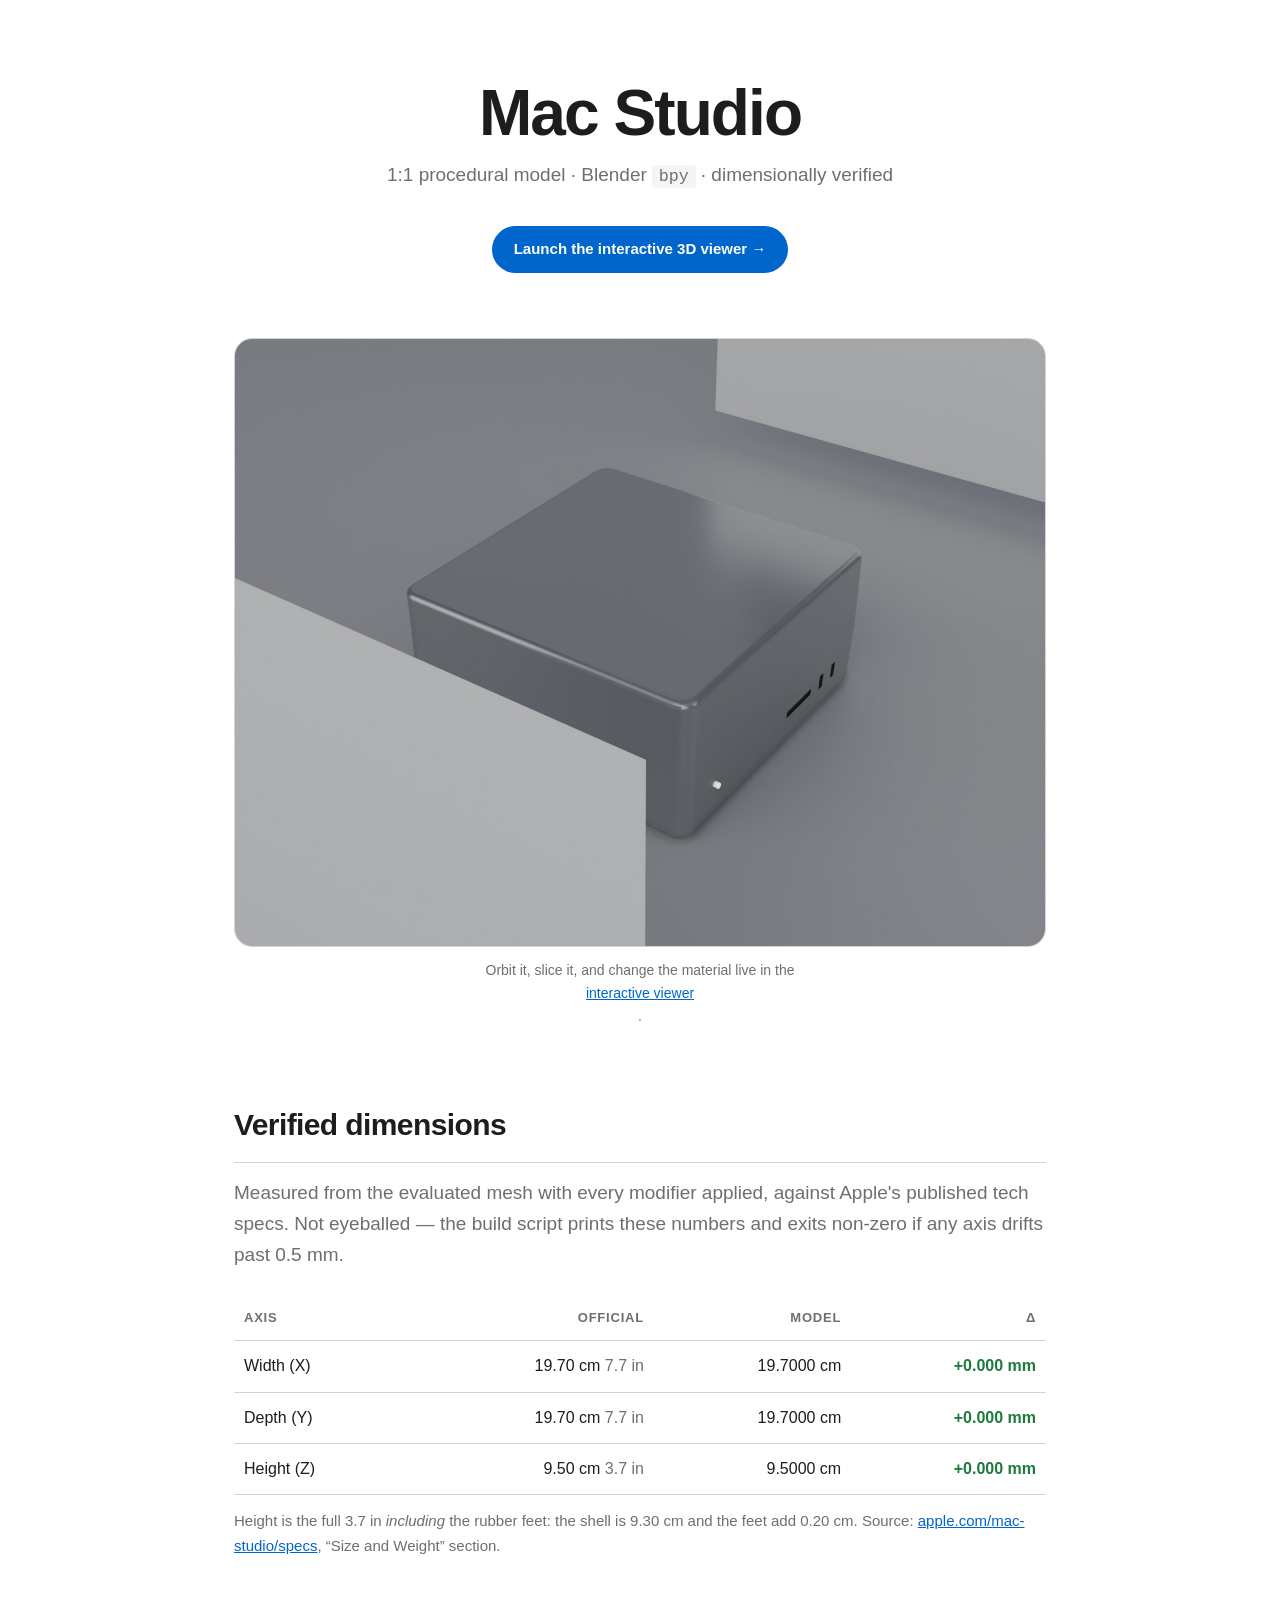
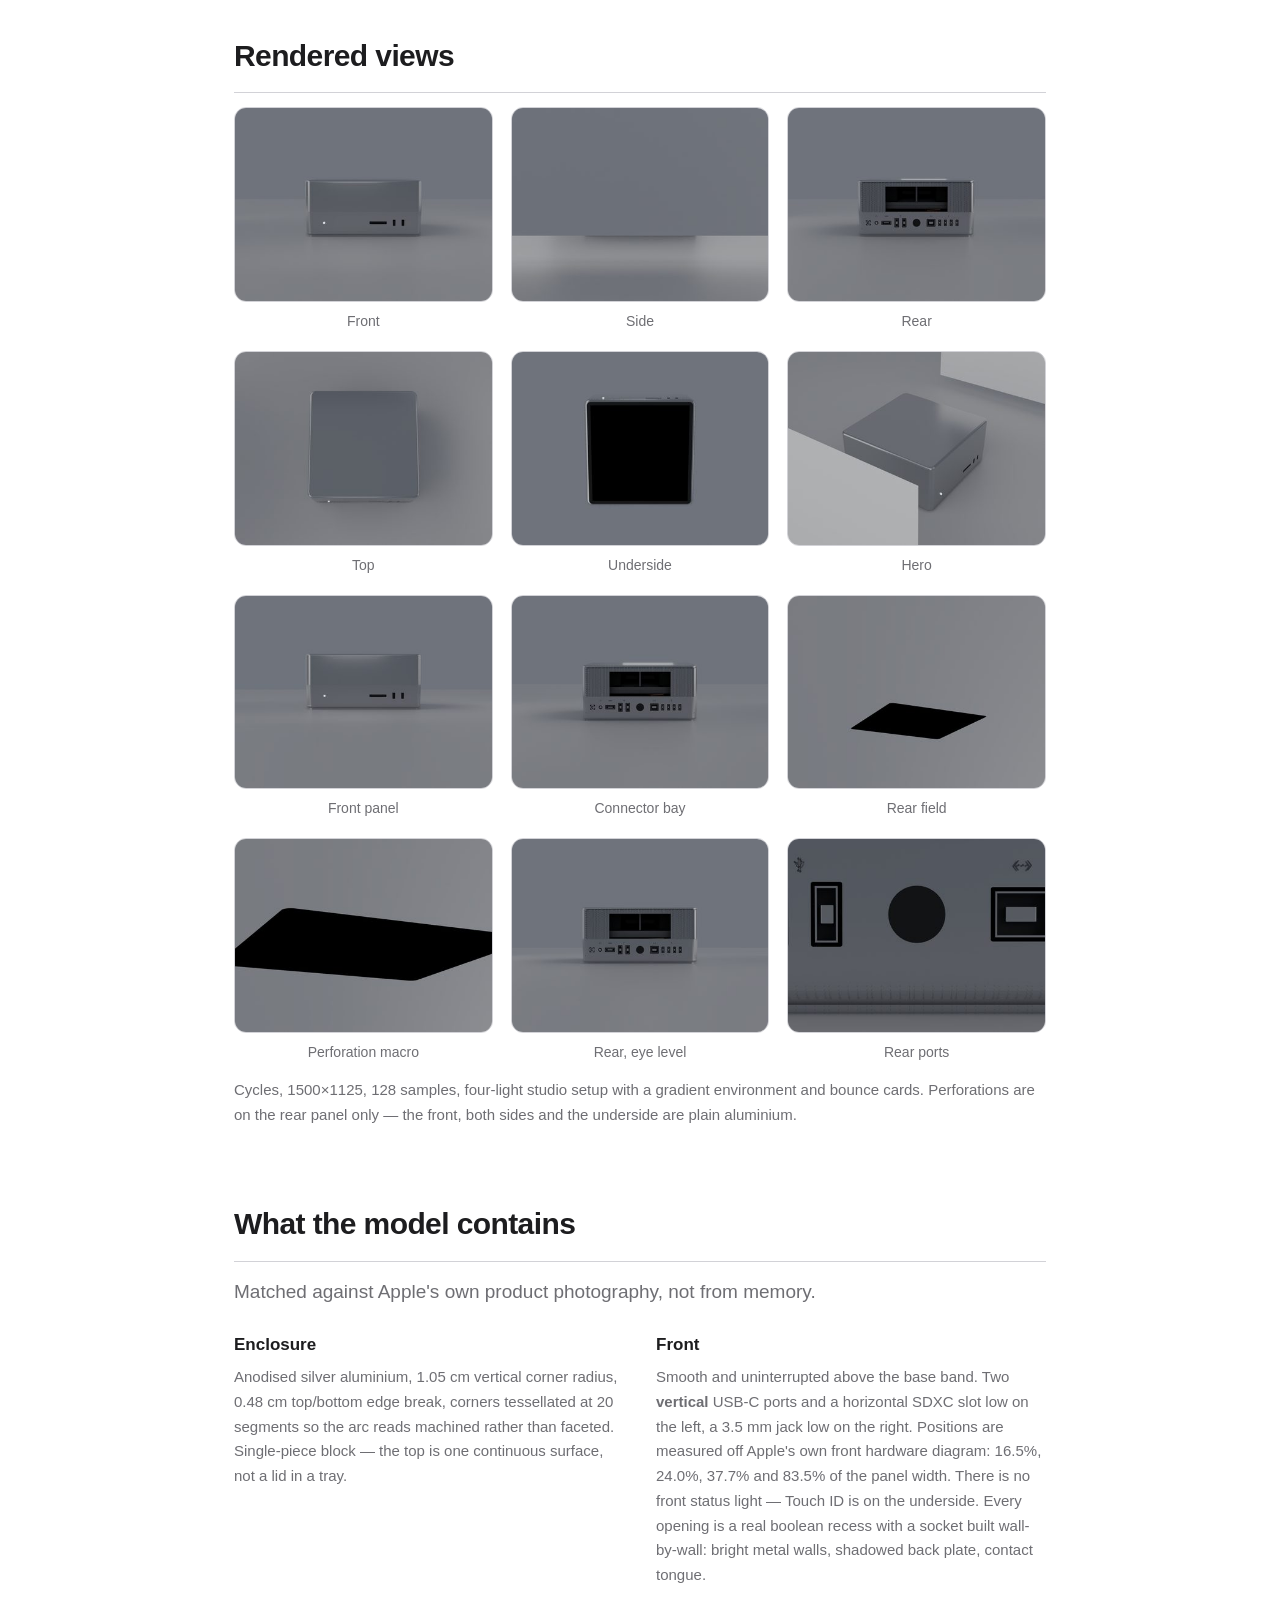
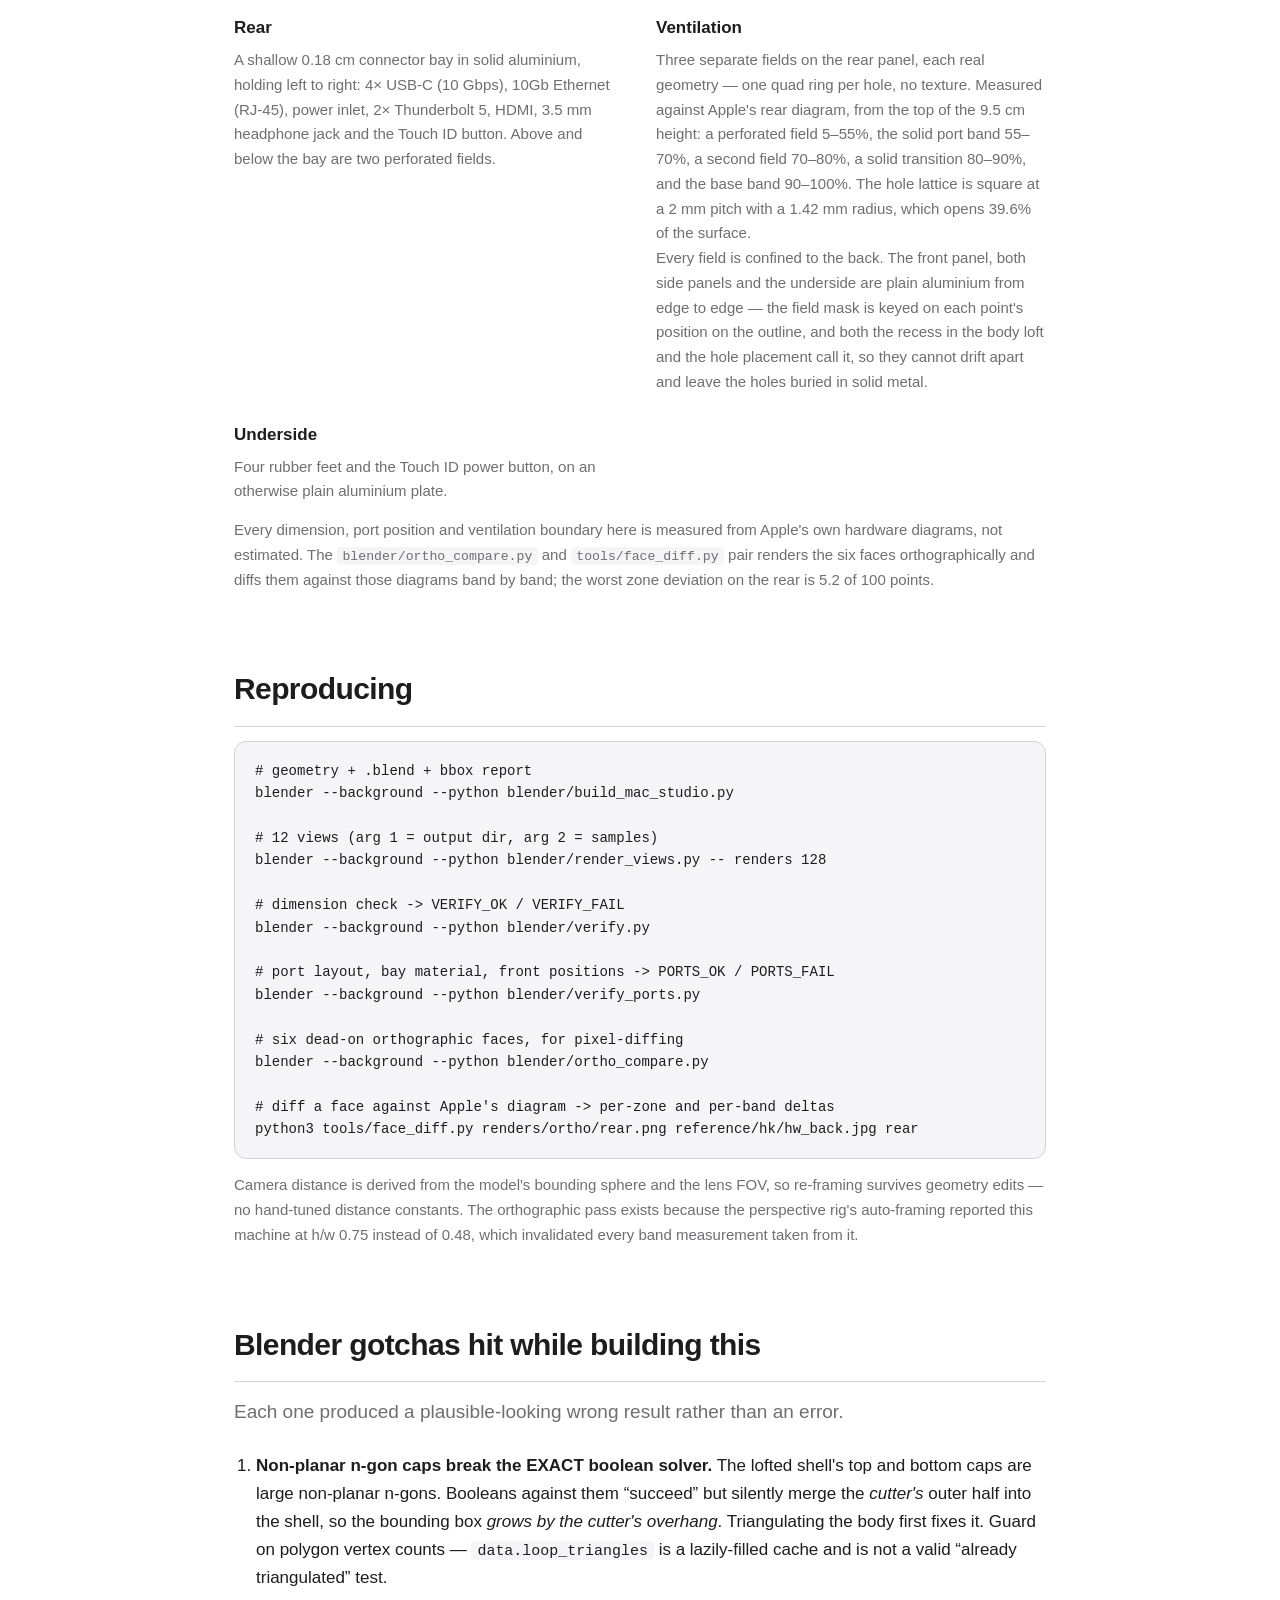
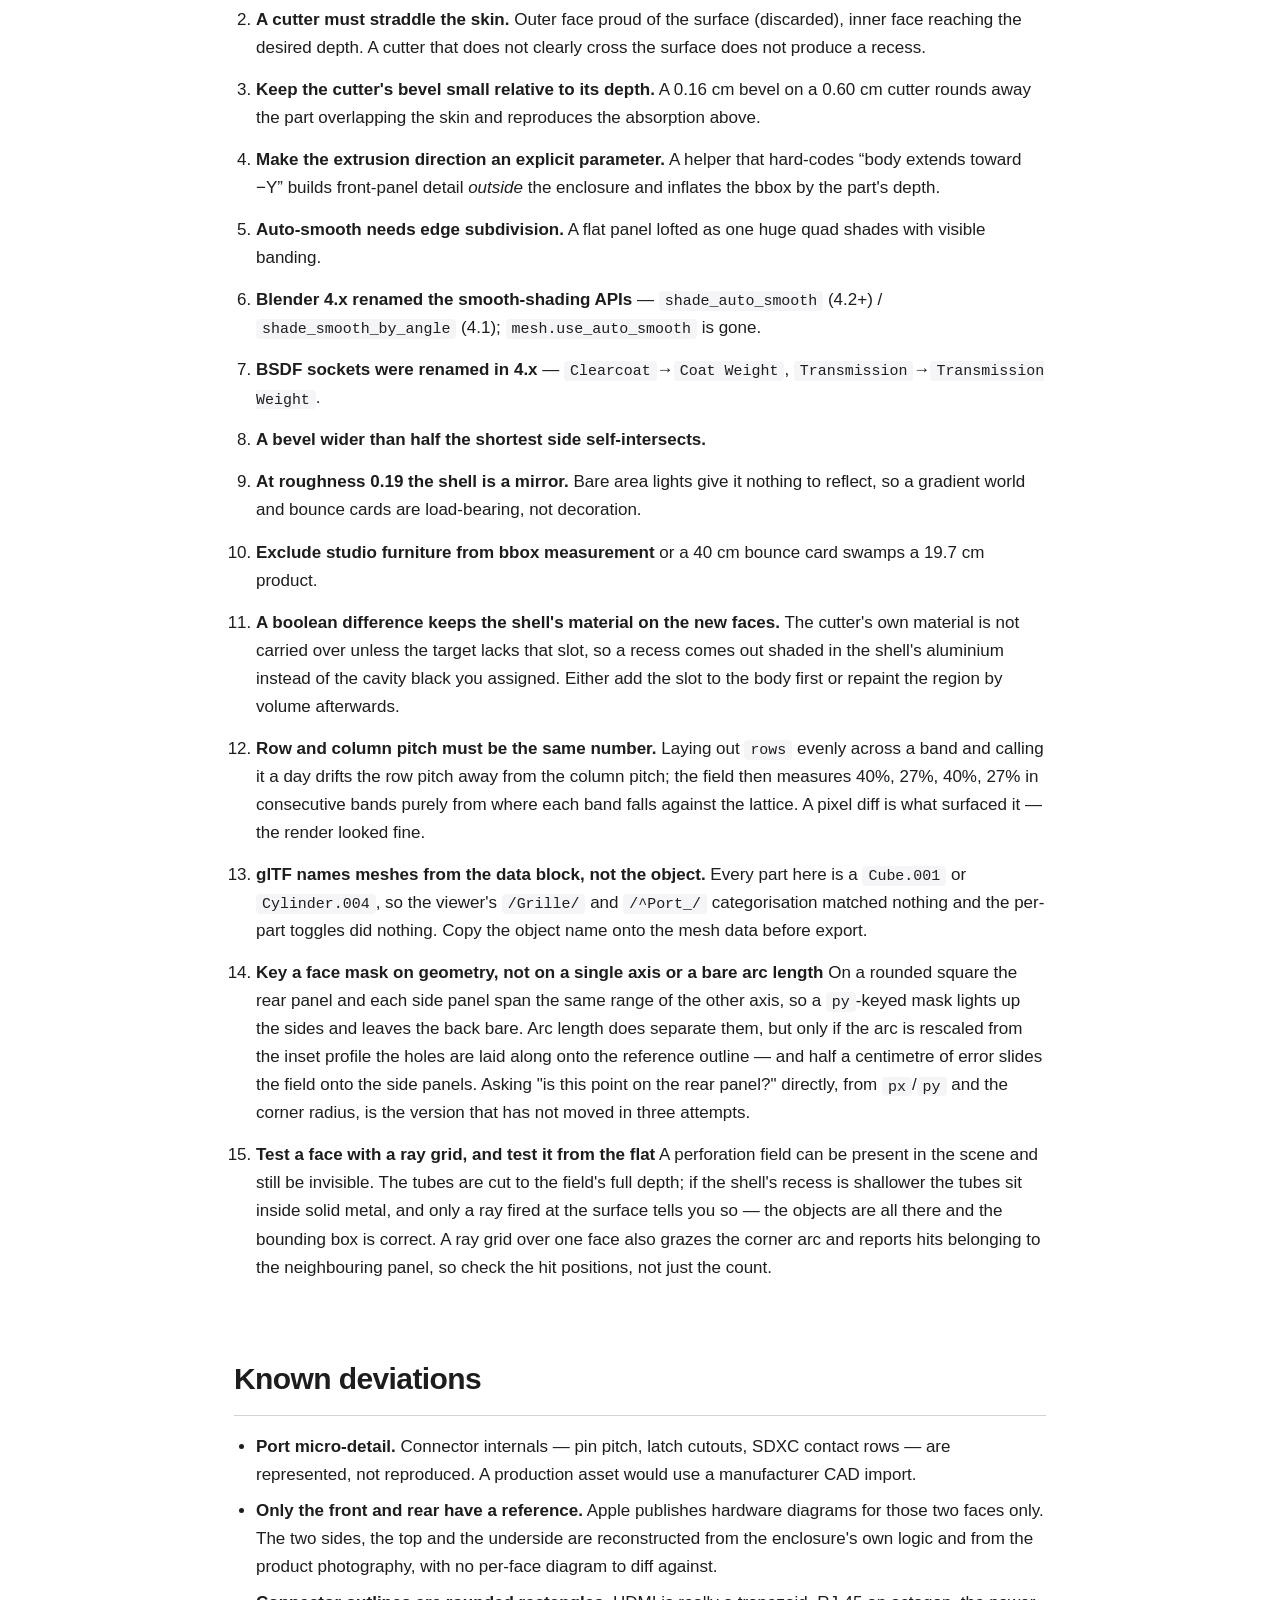
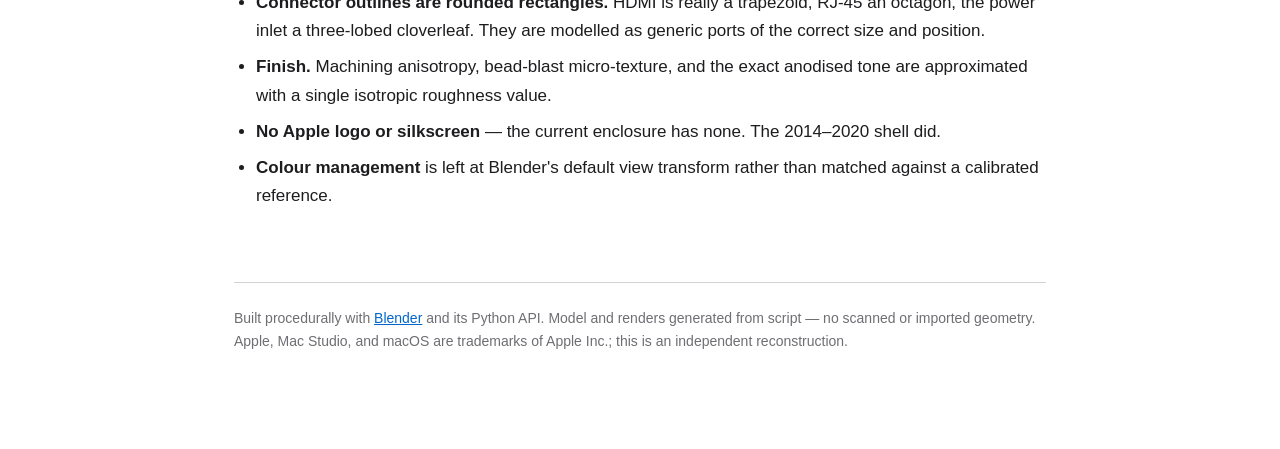
<file: docs/index.html>
<!DOCTYPE html>
<html lang="zh-CN">
<head>
<meta charset="utf-8">
<meta name="viewport" content="width=device-width, initial-scale=1">
<title>Mac Studio — 1:1 Blender Model</title>
<meta name="description" content="Dimensionally exact procedural model of the aluminium Mac Studio, built with Blender's Python API and verified to ±0.000 mm against Apple's published specs.">
<link rel="stylesheet" href="style.css">
</head>
<body>

<header>
  <h1>Mac&nbsp;Studio</h1>
  <p class="sub">1:1 procedural model · Blender <code>bpy</code> · dimensionally verified</p>
  <p><a class="cta" href="viewer.html">Launch the interactive 3D viewer &rarr;</a></p>
  </header>

  <figure class="hero">
  <img src="images/04_hero.jpg" alt="Mac Studio model, three-quarter hero view" width="1600" height="1200">
  <figcaption>Orbit it, slice it, and change the material live in the
  <a href="viewer.html">interactive viewer</a>.</figcaption>
  </figure>

<section>
  <h2>Verified dimensions</h2>
  <p class="lede">
    Measured from the evaluated mesh with every modifier applied, against
    Apple's published tech specs. Not eyeballed — the build script prints these
    numbers and exits non-zero if any axis drifts past 0.5&nbsp;mm.
  </p>
  <table>
    <thead>
      <tr><th>Axis</th><th>Official</th><th>Model</th><th>Δ</th></tr>
    </thead>
    <tbody>
      <tr><td>Width (X)</td><td>19.70 cm <span class="dim">7.7 in</span></td><td>19.7000 cm</td><td class="ok">+0.000 mm</td></tr>
      <tr><td>Depth (Y)</td><td>19.70 cm <span class="dim">7.7 in</span></td><td>19.7000 cm</td><td class="ok">+0.000 mm</td></tr>
      <tr><td>Height (Z)</td><td>9.50 cm <span class="dim">3.7 in</span></td><td>9.5000 cm</td><td class="ok">+0.000 mm</td></tr>
    </tbody>
  </table>
  <p class="note">
    Height is the full 3.7&nbsp;in <em>including</em> the rubber feet: the shell is
    9.30&nbsp;cm and the feet add 0.20&nbsp;cm.
    Source: <a href="https://www.apple.com/mac-studio/specs/">apple.com/mac-studio/specs</a>,
    “Size and Weight” section.
  </p>
</section>

<section>
  <h2>Rendered views</h2>
  <div class="grid">
    <figure><a href="images/01_front.jpg"><img src="thumbs/01_front.jpg" alt="Front elevation" loading="lazy"></a><figcaption>Front</figcaption></figure>
    <figure><a href="images/02_side.jpg"><img src="thumbs/02_side.jpg" alt="Side profile" loading="lazy"></a><figcaption>Side</figcaption></figure>
    <figure><a href="images/03_rear.jpg"><img src="thumbs/03_rear.jpg" alt="Rear" loading="lazy"></a><figcaption>Rear</figcaption></figure>
    <figure><a href="images/05_top.jpg"><img src="thumbs/05_top.jpg" alt="Top-down" loading="lazy"></a><figcaption>Top</figcaption></figure>
    <figure><a href="images/06_bottom.jpg"><img src="thumbs/06_bottom.jpg" alt="Underside with feet and power button" loading="lazy"></a><figcaption>Underside</figcaption></figure>
    <figure><a href="images/04_hero.jpg"><img src="thumbs/04_hero.jpg" alt="Three-quarter hero" loading="lazy"></a><figcaption>Hero</figcaption></figure>
    <figure><a href="images/07_front_closeup.jpg"><img src="thumbs/07_front_closeup.jpg" alt="Front panel close-up" loading="lazy"></a><figcaption>Front panel</figcaption></figure>
    <figure><a href="images/08_rear_closeup.jpg"><img src="thumbs/08_rear_closeup.jpg" alt="Rear connector bay close-up" loading="lazy"></a><figcaption>Connector bay</figcaption></figure>
    <figure><a href="images/09_grille_band.jpg"><img src="thumbs/09_grille_band.jpg" alt="Rear perforated field, straight on" loading="lazy"></a><figcaption>Rear field</figcaption></figure>
    <figure><a href="images/10_grille_macro.jpg"><img src="thumbs/10_grille_macro.jpg" alt="Perforation lattice, macro" loading="lazy"></a><figcaption>Perforation macro</figcaption></figure>
    <figure><a href="images/12_rear_flat.jpg"><img src="thumbs/12_rear_flat.jpg" alt="Rear at eye level" loading="lazy"></a><figcaption>Rear, eye level</figcaption></figure>
    <figure><a href="images/21_rear_ports.jpg"><img src="thumbs/21_rear_ports.jpg" alt="Rear port row close-up" loading="lazy"></a><figcaption>Rear ports</figcaption></figure>
  </div>
  <p class="note">Cycles, 1500&times;1125, 128 samples, four-light studio setup with a gradient
  environment and bounce cards. Perforations are on the rear panel only — the front,
  both sides and the underside are plain aluminium.</p>
</section>

<section>
  <h2>What the model contains</h2>
  <p class="lede">Matched against Apple's own product photography, not from memory.</p>
  <div class="cols">
    <div>
      <h3>Enclosure</h3>
      <p>Anodised silver aluminium, 1.05&nbsp;cm vertical corner radius, 0.48&nbsp;cm
      top/bottom edge break, corners tessellated at 20 segments so the arc
      reads machined rather than faceted. Single-piece block — the top is one
      continuous surface, not a lid in a tray.</p>
    </div>
    <div>
      <h3>Front</h3>
      <p>Smooth and uninterrupted above the base band. Two <strong>vertical</strong>
      USB-C ports and a horizontal SDXC slot low on the left, a 3.5&nbsp;mm jack
      low on the right. Positions are measured off Apple's own front hardware
      diagram: 16.5%, 24.0%, 37.7% and 83.5% of the panel width. There is no
      front status light — Touch ID is on the underside. Every opening is a real
      boolean recess with a socket built wall-by-wall: bright metal walls,
      shadowed back plate, contact tongue.</p>
    </div>
    <div>
      <h3>Rear</h3>
      <p>A shallow 0.18&nbsp;cm connector bay in solid aluminium, holding left to
      right: 4&times; USB-C (10&nbsp;Gbps), 10Gb Ethernet (RJ-45), power inlet,
      2&times; Thunderbolt 5, HDMI, 3.5&nbsp;mm headphone jack and the Touch ID
      button. Above and below the bay are two perforated fields.</p>
    </div>
    <div>
      <h3>Ventilation</h3>
      <p>Three separate fields on the rear panel, each real geometry — one quad
      ring per hole, no texture. Measured against Apple's rear diagram, from the
      top of the 9.5&nbsp;cm height: a perforated field 5–55%, the solid port band
      55–70%, a second field 70–80%, a solid transition 80–90%, and the base band
      90–100%. The hole lattice is square at a 2&nbsp;mm pitch with a 1.42&nbsp;mm
      radius, which opens 39.6% of the surface.</p>
      <p>Every field is confined to the back. The front panel, both side panels
      and the underside are plain aluminium from edge to edge — the field mask is
      keyed on each point's position on the outline, and both the recess in the
      body loft and the hole placement call it, so they cannot drift apart and
      leave the holes buried in solid metal.</p>
    </div>
    <div>
      <h3>Underside</h3>
      <p>Four rubber feet and the Touch ID power button, on an otherwise plain
      aluminium plate.</p>
    </div>
  </div>
  <p class="note">Every dimension, port position and ventilation boundary here
  is measured from Apple's own hardware diagrams, not estimated. The
  <code>blender/ortho_compare.py</code> and <code>tools/face_diff.py</code> pair
  renders the six faces orthographically and diffs them against those
  diagrams band by band; the worst zone deviation on the rear is 5.2 of 100
  points.</p>
</section>

<section>
  <h2>Reproducing</h2>
<pre><code># geometry + .blend + bbox report
blender --background --python blender/build_mac_studio.py

# 12 views (arg 1 = output dir, arg 2 = samples)
blender --background --python blender/render_views.py -- renders 128

# dimension check -&gt; VERIFY_OK / VERIFY_FAIL
blender --background --python blender/verify.py

# port layout, bay material, front positions -&gt; PORTS_OK / PORTS_FAIL
blender --background --python blender/verify_ports.py

# six dead-on orthographic faces, for pixel-diffing
blender --background --python blender/ortho_compare.py

# diff a face against Apple's diagram -&gt; per-zone and per-band deltas
python3 tools/face_diff.py renders/ortho/rear.png reference/hk/hw_back.jpg rear</code></pre>
  <p class="note">
    Camera distance is derived from the model's bounding sphere and the lens FOV,
    so re-framing survives geometry edits — no hand-tuned distance constants. The
    orthographic pass exists because the perspective rig's auto-framing reported
    this machine at h/w 0.75 instead of 0.48, which invalidated every band
    measurement taken from it.
  </p>
</section>

<section>
  <h2>Blender gotchas hit while building this</h2>
  <p class="lede">Each one produced a plausible-looking wrong result rather than an error.</p>
  <ol class="gotchas">
    <li>
      <strong>Non-planar n-gon caps break the EXACT boolean solver.</strong>
      The lofted shell's top and bottom caps are large non-planar n-gons. Booleans
      against them “succeed” but silently merge the <em>cutter's</em> outer half
      into the shell, so the bounding box <em>grows by the cutter's overhang</em>.
      Triangulating the body first fixes it. Guard on polygon vertex counts —
      <code>data.loop_triangles</code> is a lazily-filled cache and is not a valid
      “already triangulated” test.
    </li>
    <li>
      <strong>A cutter must straddle the skin.</strong> Outer face proud of the
      surface (discarded), inner face reaching the desired depth. A cutter that
      does not clearly cross the surface does not produce a recess.
    </li>
    <li>
      <strong>Keep the cutter's bevel small relative to its depth.</strong>
      A 0.16&nbsp;cm bevel on a 0.60&nbsp;cm cutter rounds away the part
      overlapping the skin and reproduces the absorption above.
    </li>
    <li>
      <strong>Make the extrusion direction an explicit parameter.</strong> A
      helper that hard-codes “body extends toward −Y” builds front-panel detail
      <em>outside</em> the enclosure and inflates the bbox by the part's depth.
    </li>
    <li>
      <strong>Auto-smooth needs edge subdivision.</strong> A flat panel lofted
      as one huge quad shades with visible banding.
    </li>
    <li>
      <strong>Blender 4.x renamed the smooth-shading APIs</strong> —
      <code>shade_auto_smooth</code> (4.2+) / <code>shade_smooth_by_angle</code>
      (4.1); <code>mesh.use_auto_smooth</code> is gone.
    </li>
    <li>
      <strong>BSDF sockets were renamed in 4.x</strong> —
      <code>Clearcoat</code>→<code>Coat Weight</code>,
      <code>Transmission</code>→<code>Transmission Weight</code>.
    </li>
    <li>
      <strong>A bevel wider than half the shortest side self-intersects.</strong>
    </li>
    <li>
      <strong>At roughness 0.19 the shell is a mirror.</strong> Bare area lights
      give it nothing to reflect, so a gradient world and bounce cards are
      load-bearing, not decoration.
    </li>
    <li>
      <strong>Exclude studio furniture from bbox measurement</strong> or a 40&nbsp;cm
      bounce card swamps a 19.7&nbsp;cm product.
    </li>
    <li>
      <strong>A boolean difference keeps the shell's material on the new
      faces.</strong> The cutter's own material is not carried over unless the
      target lacks that slot, so a recess comes out shaded in the shell's
      aluminium instead of the cavity black you assigned. Either add the slot
      to the body first or repaint the region by volume afterwards.
    </li>
    <li>
      <strong>Row and column pitch must be the same number.</strong> Laying out
      <code>rows</code> evenly across a band and calling it a day drifts the row
      pitch away from the column pitch; the field then measures 40%, 27%, 40%,
      27% in consecutive bands purely from where each band falls against the
      lattice. A pixel diff is what surfaced it — the render looked fine.
    </li>
    <li>
      <strong>glTF names meshes from the data block, not the object.</strong>
      Every part here is a <code>Cube.001</code> or <code>Cylinder.004</code>,
      so the viewer's <code>/Grille/</code> and <code>/^Port_/</code>
      categorisation matched nothing and the per-part toggles did nothing. Copy
      the object name onto the mesh data before export.
    </li>
    <li>
      <strong>Key a face mask on geometry, not on a single axis or a bare arc
      length</strong> On a rounded square the rear panel and each side panel span
      the same range of the other axis, so a <code>py</code>-keyed mask lights up
      the sides and leaves the back bare. Arc length does separate them, but only
      if the arc is rescaled from the inset profile the holes are laid along onto
      the reference outline — and half a centimetre of error slides the field onto
      the side panels. Asking "is this point on the rear panel?" directly, from
      <code>px</code>/<code>py</code> and the corner radius, is the version that
      has not moved in three attempts.
    </li>
    <li>
      <strong>Test a face with a ray grid, and test it from the flat</strong> A
      perforation field can be present in the scene and still be invisible. The
      tubes are cut to the field's full depth; if the shell's recess is shallower
      the tubes sit inside solid metal, and only a ray fired at the surface tells
      you so — the objects are all there and the bounding box is correct. A ray
      grid over one face also grazes the corner arc and reports hits belonging to
      the neighbouring panel, so check the hit positions, not just the count.
    </li>
  </ol>
</section>

<section>
  <h2>Known deviations</h2>
  <ul>
    <li><strong>Port micro-detail.</strong> Connector internals — pin pitch, latch cutouts, SDXC contact rows — are represented, not reproduced. A production asset would use a manufacturer CAD import.</li>
    <li><strong>Only the front and rear have a reference.</strong> Apple publishes hardware diagrams for those two faces only. The two sides, the top and the underside are reconstructed from the enclosure's own logic and from the product photography, with no per-face diagram to diff against.</li>
    <li><strong>Connector outlines are rounded rectangles.</strong> HDMI is really a trapezoid, RJ-45 an octagon, the power inlet a three-lobed cloverleaf. They are modelled as generic ports of the correct size and position.</li>
    <li><strong>Finish.</strong> Machining anisotropy, bead-blast micro-texture, and the exact anodised tone are approximated with a single isotropic roughness value.</li>
    <li><strong>No Apple logo or silkscreen</strong> — the current enclosure has none. The 2014–2020 shell did.</li>
    <li><strong>Colour management</strong> is left at Blender's default view transform rather than matched against a calibrated reference.</li>
  </ul>
</section>

<footer>
  <p>Built procedurally with <a href="https://www.blender.org/">Blender</a> and its
  Python API. Model and renders generated from script — no scanned or imported
  geometry. Apple, Mac Studio, and macOS are trademarks of Apple Inc.; this is an
  independent reconstruction.</p>
</footer>

</body>
</html>
</file>
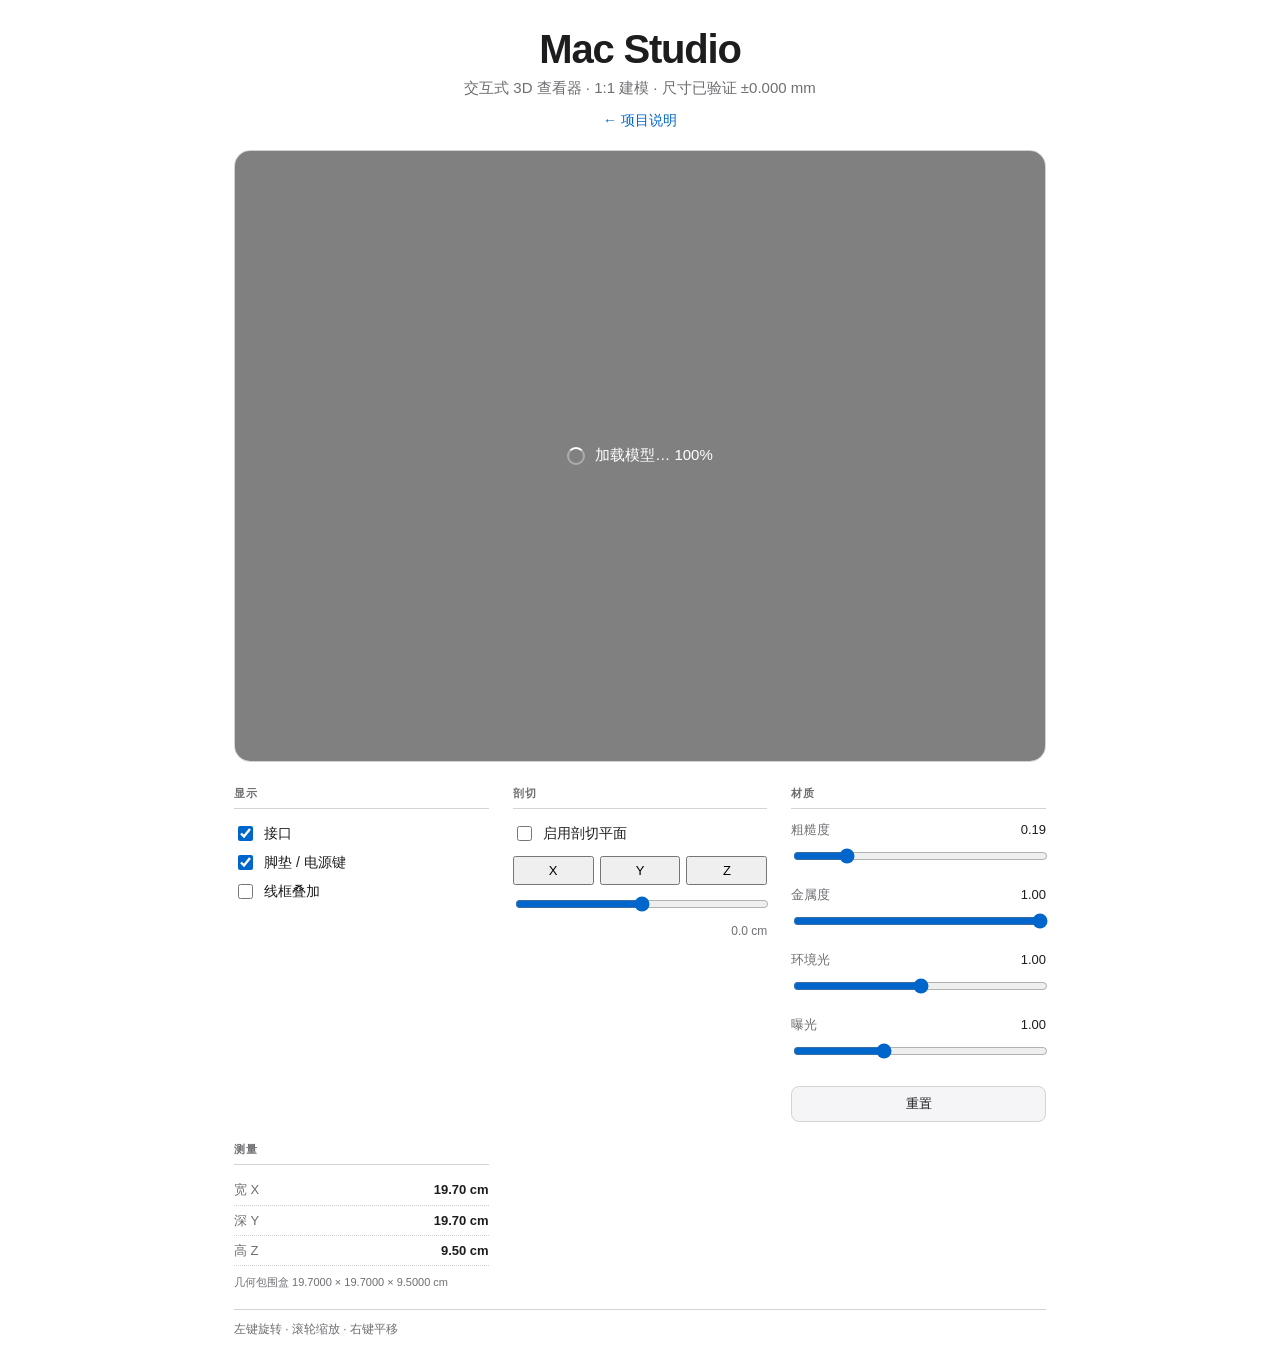
<file: docs/viewer.html>
<!DOCTYPE html>
<html lang="zh-CN">
<head>
<meta charset="utf-8">
<meta name="viewport" content="width=device-width, initial-scale=1">
<title>Mac Studio — 交互式 3D 查看器</title>
<link rel="stylesheet" href="style.css">
<link rel="stylesheet" href="viewer.css">
</head>
<body>

<header>
  <h1>Mac&nbsp;Studio</h1>
  <p class="sub">交互式 3D 查看器 · 1:1 建模 · 尺寸已验证 ±0.000&nbsp;mm</p>
  <!-- href="../" resolved to the site ROOT, which has no page on it, so the
       link 404'd. The sibling entry point is index.html, and naming it
       explicitly also survives the page being served from a subpath. -->
  <p class="back"><a href="./index.html">&larr; 项目说明</a></p>
</header>

<div id="viewport">
  <div id="loading"><span class="spinner"></span>加载模型…</div>
</div>

<div id="panel">
  <!-- 视角按钮: removed. The camera is driven by the mouse - drag to orbit,
       wheel to dolly, right-drag to pan - and a row of named presets was a
       second, competing way to do something the mouse already does, and the
       only way for a visitor who never found it. -->
  <div class="group">
    <h3>显示</h3>
    <label class="chk"><input type="checkbox" id="tPorts" checked> 接口</label>
    <label class="chk"><input type="checkbox" id="tFeet" checked> 脚垫 / 电源键</label>
    <label class="chk"><input type="checkbox" id="tWire"> 线框叠加</label>
  </div>

  <div class="group">
    <h3>剖切</h3>
    <label class="chk"><input type="checkbox" id="clipOn"> 启用剖切平面</label>
    <div class="axis" id="clipAxis">
      <button data-axis="x" class="on">X</button>
      <button data-axis="y">Y</button>
      <button data-axis="z">Z</button>
    </div>
    <input type="range" id="clipPos" min="-100" max="100" value="0">
    <output id="clipVal">0.0 cm</output>
  </div>

  <div class="group">
    <h3>材质</h3>
    <label class="slider">
      <span>粗糙度 <output id="roughVal">0.19</output></span>
      <input type="range" id="rough" min="0" max="100" value="19">
    </label>
    <label class="slider">
      <span>金属度 <output id="metalVal">1.00</output></span>
      <input type="range" id="metal" min="0" max="100" value="100">
    </label>
    <label class="slider">
      <span>环境光 <output id="envVal">1.00</output></span>
      <input type="range" id="env" min="0" max="200" value="100">
    </label>
    <label class="slider">
      <span>曝光 <output id="expVal">1.00</output></span>
      <input type="range" id="exposure" min="20" max="250" value="100">
    </label>
    <button class="btn wide" id="reset">重置</button>
  </div>

  <div class="group">
    <h3>测量</h3>
    <div class="dims" id="dims">
      <div><span>宽 X</span><b>19.70 cm</b></div>
      <div><span>深 Y</span><b>19.70 cm</b></div>
      <div><span>高 Z</span><b>9.50 cm</b></div>
    </div>
    <p class="note">几何包围盒 19.7000 × 19.7000 × 9.5000 cm</p>
  </div>

  <p class="hint">左键旋转 · 滚轮缩放 · 右键平移</p>
</div>

<script type="importmap">
{
  "imports": {
    "three": "./three/build/three.module.js",
    "three/addons/": "./three/addons/"
  }
}
</script>
<script type="module" src="viewer.js"></script>

</body>
</html>
</file>
<file: docs/style.css>
:root {
  --ink: #1d1d1f;
  --ink-soft: #6e6e73;
  --line: #d2d2d7;
  --bg: #ffffff;
  --bg-soft: #f5f5f7;
  --accent: #0066cc;
  --ok: #1d7a3e;
  --code-bg: #f5f5f7;
}

@media (prefers-color-scheme: dark) {
  :root {
    --ink: #f5f5f7;
    --ink-soft: #a1a1a6;
    --line: #3a3a3c;
    --bg: #000000;
    --bg-soft: #1d1d1f;
    --accent: #2997ff;
    --ok: #48d597;
    --code-bg: #1d1d1f;
  }
}

* { box-sizing: border-box; }

html { -webkit-text-size-adjust: 100%; }

body {
  margin: 0;
  padding: 0 24px 96px;
  background: var(--bg);
  color: var(--ink);
  font: 17px/1.65 -apple-system, BlinkMacSystemFont, "SF Pro Text",
        "Helvetica Neue", "PingFang SC", "Hiragino Sans GB", sans-serif;
  max-width: 860px;
  margin-inline: auto;
}

header {
  padding: 80px 0 40px;
  text-align: center;
}

h1 {
  font-size: clamp(40px, 7vw, 64px);
  line-height: 1.05;
  letter-spacing: -0.03em;
  margin: 0 0 12px;
  font-weight: 700;
}

.sub {
  color: var(--ink-soft);
  font-size: 19px;
  margin: 0;
}

code {
  font-family: ui-monospace, SFMono-Regular, "SF Mono", Menlo, monospace;
  font-size: 0.88em;
  background: var(--code-bg);
  padding: 0.12em 0.4em;
  border-radius: 4px;
}

.cta {
  display: inline-block;
  margin-top: 18px;
  padding: 11px 22px;
  border-radius: 999px;
  background: var(--accent);
  color: #fff;
  text-decoration: none;
  font-size: 15px;
  font-weight: 550;
  transition: opacity 0.15s, transform 0.15s;
}

.cta:hover { opacity: 0.88; transform: translateY(-1px); }

.hero { margin: 8px 0 72px; }

.hero figcaption {
  font-size: 14px;
  color: var(--ink-soft);
  margin-top: 12px;
  text-align: center;
}

.hero img {
  width: 100%;
  height: auto;
  display: block;
  border-radius: 18px;
  border: 1px solid var(--line);
}

section { margin: 0 0 72px; }

h2 {
  font-size: 30px;
  letter-spacing: -0.02em;
  font-weight: 650;
  margin: 0 0 14px;
  padding-bottom: 12px;
  border-bottom: 1px solid var(--line);
}

h3 {
  font-size: 17px;
  font-weight: 650;
  margin: 0 0 6px;
}

.lede {
  font-size: 19px;
  color: var(--ink-soft);
  margin: 0 0 24px;
}

.note {
  font-size: 15px;
  color: var(--ink-soft);
  margin: 14px 0 0;
}

.dim { color: var(--ink-soft); }

table {
  width: 100%;
  border-collapse: collapse;
  font-size: 16px;
}

th, td {
  text-align: left;
  padding: 12px 10px;
  border-bottom: 1px solid var(--line);
}

th {
  font-size: 13px;
  text-transform: uppercase;
  letter-spacing: 0.06em;
  color: var(--ink-soft);
  font-weight: 600;
}

td:not(:first-child), th:not(:first-child) { text-align: right; }

td.ok {
  color: var(--ok);
  font-weight: 600;
  font-variant-numeric: tabular-nums;
}

td { font-variant-numeric: tabular-nums; }

.grid {
  display: grid;
  grid-template-columns: repeat(auto-fill, minmax(240px, 1fr));
  gap: 18px;
}

figure { margin: 0; }

figure img {
  width: 100%;
  height: auto;
  display: block;
  border-radius: 12px;
  border: 1px solid var(--line);
  transition: transform 0.18s ease, border-color 0.18s ease;
}

figure a { display: block; }

figure a:hover img {
  transform: translateY(-2px);
  border-color: var(--accent);
}

figcaption {
  font-size: 14px;
  color: var(--ink-soft);
  margin-top: 8px;
  text-align: center;
}

.cols {
  display: grid;
  grid-template-columns: repeat(auto-fit, minmax(280px, 1fr));
  gap: 26px 32px;
}

.cols p {
  font-size: 15px;
  color: var(--ink-soft);
  margin: 0;
}

pre {
  background: var(--bg-soft);
  border: 1px solid var(--line);
  border-radius: 12px;
  padding: 18px 20px;
  overflow-x: auto;
  font-family: ui-monospace, SFMono-Regular, "SF Mono", Menlo, monospace;
  font-size: 14px;
  line-height: 1.6;
}

pre code { background: none; padding: 0; font-size: inherit; }

ol.gotchas { padding-left: 22px; }
ol.gotchas li { margin-bottom: 14px; }
ol.gotchas strong { font-weight: 650; }

ul { padding-left: 22px; }
li { margin-bottom: 8px; }

a { color: var(--accent); }

footer {
  border-top: 1px solid var(--line);
  padding-top: 24px;
  color: var(--ink-soft);
  font-size: 14px;
}

footer p { margin: 0; }
</file>
<file: docs/viewer.css>
/* Interactive viewer — reuses the project's palette from style.css */

body { padding-bottom: 24px; }

header { padding: 28px 0 18px; }
h1 { font-size: clamp(28px, 4.5vw, 40px); margin-bottom: 6px; }
.sub { font-size: 15px; }
.back { font-size: 14px; margin: 8px 0 0; }
.back a { text-decoration: none; }

/* ------------------------------------------------------------- viewport */
/* No background colour. The canvas is alpha-transparent (viewer.js sets
   alpha:true and scene.background = null) so it composites over whatever the
   page paints here, which is what makes the space around and - seen from below
   - through the machine read as space rather than as a slab of grey at a fixed
   distance. The #808080 that used to live here was duplicated inside
   scene.background, and the pair of them is why orbiting underneath the
   machine showed no ground at all. */
#viewport {
  position: relative;
  width: 100%;
  height: min(68vh, 640px);
  min-height: 380px;
  border: 1px solid var(--line);
  border-radius: 16px;
  overflow: hidden;
  background: transparent;
}

#viewport canvas { display: block; width: 100%; height: 100%; }

#loading {
  position: absolute;
  inset: 0;
  display: flex;
  align-items: center;
  justify-content: center;
  gap: 10px;
  color: #fff;
  font-size: 15px;
  background: #808080;
  text-align: center;
}

.spinner {
  width: 18px; height: 18px;
  border: 2px solid rgba(255, 255, 255, 0.35);
  border-top-color: #fff;
  border-radius: 50%;
  animation: spin 0.8s linear infinite;
}

@keyframes spin { to { transform: rotate(360deg); } }

/* ---------------------------------------------------------------- panel */
#panel {
  display: grid;
  grid-template-columns: repeat(auto-fit, minmax(190px, 1fr));
  gap: 18px 24px;
  margin-top: 22px;
}

.group h3 {
  font-size: 11px;
  text-transform: uppercase;
  letter-spacing: 0.08em;
  color: var(--ink-soft);
  font-weight: 600;
  margin: 0 0 10px;
  padding-bottom: 6px;
  border-bottom: 1px solid var(--line);
}

.btns { display: flex; flex-wrap: wrap; gap: 6px; }

.btn {
  font: inherit;
  font-size: 13px;
  padding: 6px 11px;
  border: 1px solid var(--line);
  border-radius: 8px;
  background: var(--bg-soft);
  color: var(--ink);
  cursor: pointer;
  transition: border-color 0.15s, color 0.15s, background 0.15s;
}

.btn:hover { border-color: var(--accent); }
.btn.on { background: var(--accent); border-color: var(--accent); color: #fff; }
.btn.wide { width: 100%; margin-top: 8px; }

.chk {
  display: flex;
  align-items: center;
  gap: 8px;
  font-size: 14px;
  padding: 3px 0;
  cursor: pointer;
  user-select: none;
}

.chk input { accent-color: var(--accent); width: 15px; height: 15px; cursor: pointer; }

.axis { display: flex; gap: 6px; margin: 8px 0; }
.axis button { flex: 1; font-size: 13px; padding: 5px 0; }

.slider { display: block; font-size: 13px; margin-bottom: 12px; }
.slider span { display: flex; justify-content: space-between; color: var(--ink-soft); margin-bottom: 5px; }
.slider output { font-variant-numeric: tabular-nums; color: var(--ink); }

input[type=range] {
  width: 100%;
  accent-color: var(--accent);
  height: 18px;
  cursor: pointer;
}

#clipVal {
  display: block;
  font-size: 12px;
  color: var(--ink-soft);
  text-align: right;
  font-variant-numeric: tabular-nums;
}

.dims div {
  display: flex;
  justify-content: space-between;
  font-size: 13px;
  padding: 4px 0;
  border-bottom: 1px dotted var(--line);
}

.dims span { color: var(--ink-soft); }
.dims b { font-variant-numeric: tabular-nums; }

.note { font-size: 11px; color: var(--ink-soft); margin: 8px 0 0; line-height: 1.5; }

.hint {
  grid-column: 1 / -1;
  font-size: 12px;
  color: var(--ink-soft);
  margin: 0;
  padding-top: 10px;
  border-top: 1px solid var(--line);
}

@media (max-width: 600px) {
  #viewport { height: 56vh; }
  #panel { grid-template-columns: repeat(2, 1fr); }
}
</file>
